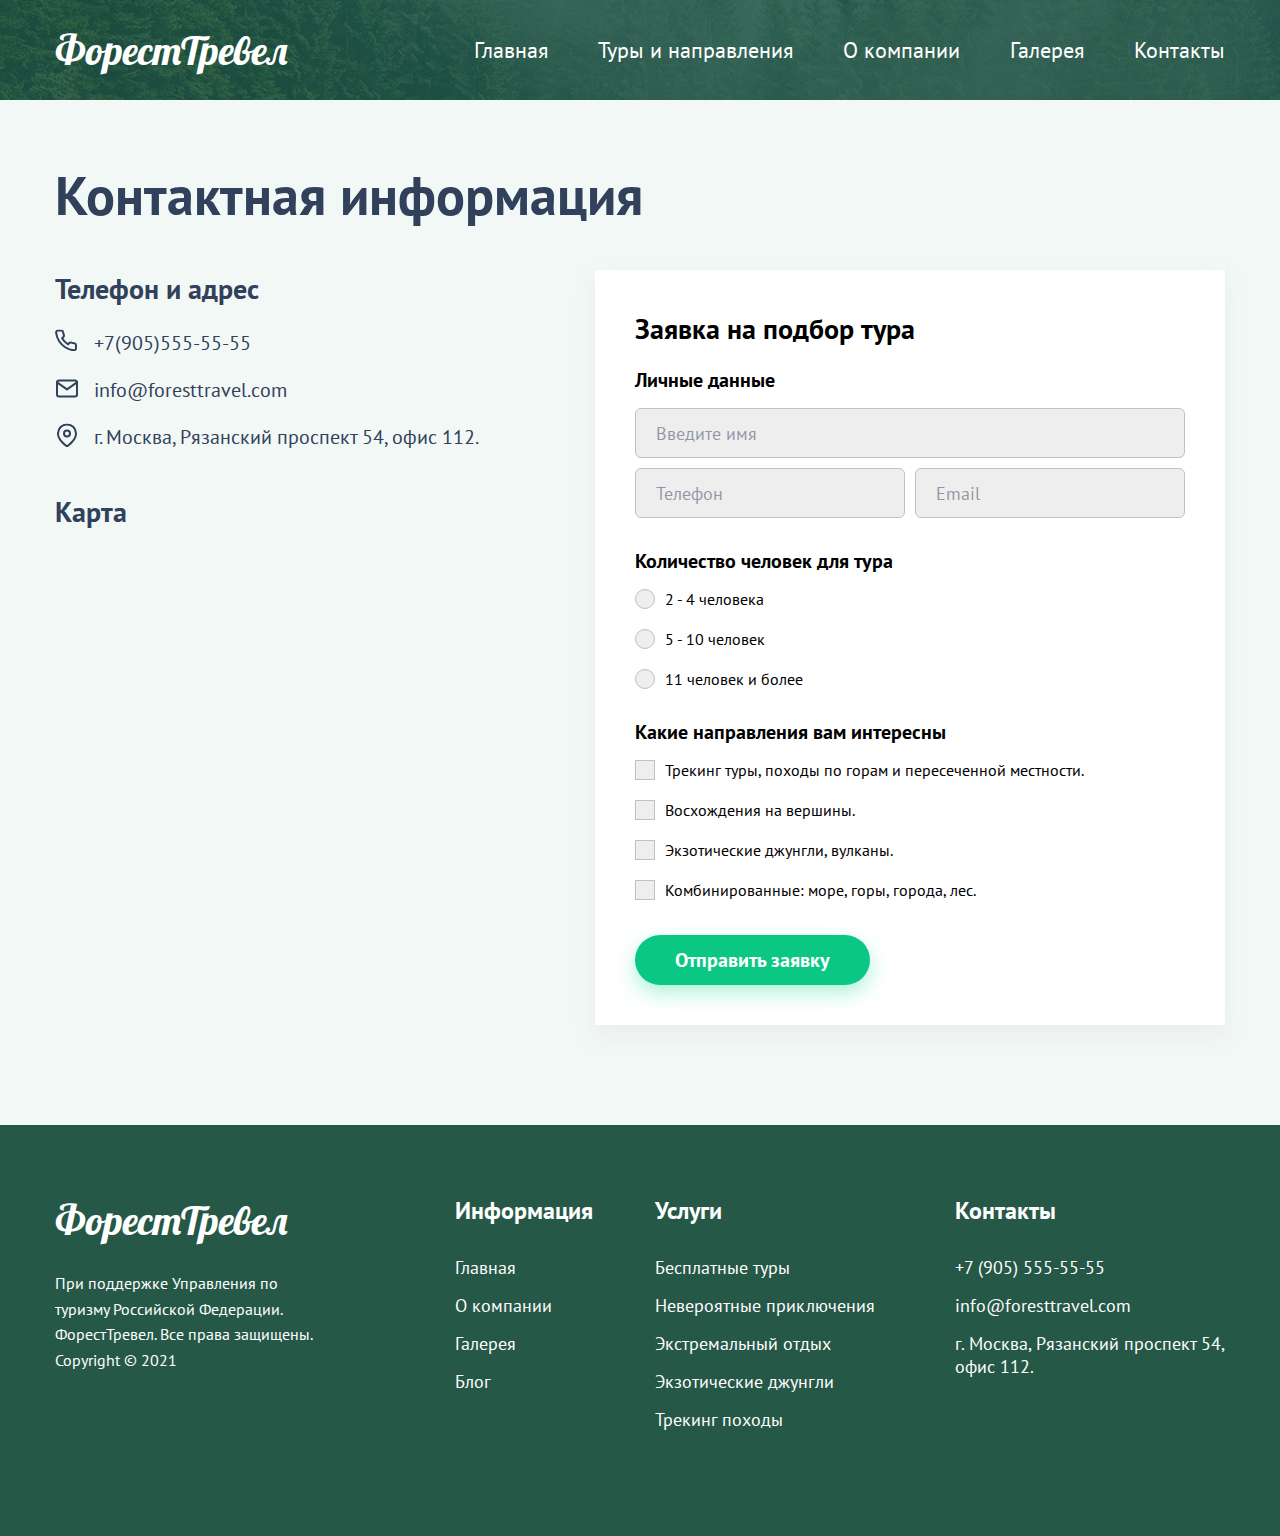
<file: contacts.html>
<!DOCTYPE html>
<html lang="ru">
<head>
    <meta charset="UTF-8">
    <meta http-equiv="X-UA-Compatible" content="IE=edge">
    <meta name="viewport" content="width=device-width, initial-scale=1.0">
    <link rel="stylesheet" href="./css/main.css">
    <link rel="preconnect" href="https://fonts.googleapis.com">
    <link rel="preconnect" href="https://fonts.gstatic.com" crossorigin>
    <link href="https://fonts.googleapis.com/css2?family=Lobster&family=PT+Sans:wght@400;700&display=swap" rel="stylesheet">
    <title>Услуги. Forest Travel</title>

    <link rel="apple-touch-icon" sizes="180x180" href="/img/favicons/apple-touch-icon.png">
    <link rel="icon" type="image/png" sizes="32x32" href="/img/favicons/favicon-32x32.png">
    <link rel="icon" type="image/png" sizes="16x16" href="/img/favicons/favicon-16x16.png">
    <link rel="manifest" href="/img/favicons/site.webmanifest">
    <link rel="mask-icon" href="/img/favicons/safari-pinned-tab.svg" color="#5bbad5">
    <link rel="shortcut icon" href="/img/favicons/favicon.ico">
    <meta name="msapplication-TileColor" content="#00a300">
    <meta name="msapplication-config" content="/img/favicons/browserconfig.xml">
    <meta name="theme-color" content="#ffffff">
</head>
<body>
    
    <header class="header-inner">
        <div class="container">
            <div class="header-top">
                <div class="logo">ФорестТревел</div>
                <nav class="header-nav">
                    <ul class="header-nav-list">
                        <li class="header-nav-list-item"><a href="index.html" class="header-nav-list-link">Главная</a></li>
                        <li class="header-nav-list-item"><a href="tours.html" class="header-nav-list-link">Туры и направления</a></li>
                        <li class="header-nav-list-item"><a href="other.html" class="header-nav-list-link">О компании</a></li>
                        <li class="header-nav-list-item"><a href="#" class="header-nav-list-link">Галерея</a></li>
                        <li class="header-nav-list-item"><a href="contacts.html" class="header-nav-list-link">Контакты</a></li>
                    </ul>
                </nav>
            </div>
        </div>
    </header>

    <main class="contacts">
        <div class="container">

            <h1 class="contacts-title">
                Контактная информация
            </h1>

            <div class="contscts-wrapper">
                        <!-- Контакты -->
               <div class="contacts-wrap">

                    <div class="contacts-info">
                        <h3 class="info-title">
                            Телефон и адрес
                        </h3>
                        <ul class="info-list">
                            <li class="info-item phone">
                                <a class="info-link" href="tel:+79055555555">
                                    +7(905)555-55-55
                                </a></li>
                            <li class="info-item mail">
                                <a class="info-link" href="mailto:info@foresttravel.com"">
                                    info@foresttravel.com
                                </a>
                            </li>
                            <li class="info-item map">
                                <a class="info-link" href="">
                                    г. Москва, Рязанский проспект 54, офис 112.
                                </a>
                            </li>
                        </ul>
                    </div>

                    <div class="map-info">
                        <h3 class="info-title">
                            Карта
                        </h3>
                        <div class="map-wrapper">
                            <script type="text/javascript" charset="utf-8" async src="https://api-maps.yandex.ru/services/constructor/1.0/js/?um=constructor%3A8261a3c6dd3a0731ab5c806e1c0aab4d935d47c6c0bc07c1761ad22174433c76&amp;width=100%&amp;height=100%&amp;lang=ru_RU&amp;scroll=true"></script>
                        </div>
                    </div>

               </div>
                <!-- Форма -->
                <form class="form">
                    <h3 class="form-title">
                        Заявка на подбор тура
                    </h3>

                    <div class="form-group">
                        <h4 class="form-group-title">
                            Личные данные
                        </h4>
                        <div class="form-groue-row">
                            <input class="input" type="text" placeholder="Введите имя">
                        </div>
                        <div class="form-groue-row">
                            <input class="input" type="tel" placeholder="Телефон" required>
                            <input class="input" type="email" placeholder="Email" required>
                        </div>
                    </div>

                    <div class="form-group">
                        <h4 class="form-group-title">
                            Количество человек для тура
                        </h4>
                        <label class="radio-row">
                            <input name="number-of-people" class="real-radio" type="radio">
                            <span class="custom-radio"></span>
                            <span>2 - 4 человека</span>
                        </label>
                        <label class="radio-row">
                            <input name="number-of-people" class="real-radio" type="radio">
                            <span class="custom-radio"></span>
                            <span>5 - 10 человек</span>
                        </label>
                        <label class="radio-row">
                            <input name="number-of-people" class="real-radio" type="radio">
                            <span class="custom-radio"></span>
                            <span>11 человек и более</span>
                        </label>
                    </div>

                    <div class="form-group">
                        <h4 class="form-group-title">
                            Какие направления вам интересны
                        </h4>
                        <label class="checkbox-row">
                            <input name="" class="real-checkbox" type="checkbox">
                            <span class="custom-checkbox"></span>
                            <span>Трекинг туры, походы по горам и пересеченной местности.</span>
                        </label>
                        <label class="checkbox-row">
                            <input name="" class="real-checkbox" type="checkbox">
                            <span class="custom-checkbox"></span>
                            <span>Восхождения на вершины.</span>
                        </label>
                        <label class="checkbox-row">
                            <input name="" class="real-checkbox" type="checkbox">
                            <span class="custom-checkbox"></span>
                            <span>Экзотические джунгли, вулканы.</span>
                        </label>
                        <label class="checkbox-row">
                            <input name="" class="real-checkbox" type="checkbox">
                            <span class="custom-checkbox"></span>
                            <span>Комбинированные: море, горы, города, лес.</span>
                        </label>

                    </div>
                    <input class="button" type="submit" value="Отправить заявку">

                </form>
            </div>

        </div>
    </main>

    <footer class="footer">
        <div class="container">
            <div class="footer-row">
                <div class="footer-copyright">
                    <div class="logo">
                        ФорестТревел
                    </div>
                    <p class="footer-copyright-text">
                        При поддержке Управления по туризму Российской Федерации. ФорестТревел. Все права защищены. Copyright © 2021
                    </p>
                </div>
                <div class="footer-widget-wrapper">
                    <div class="footer-info info-info">
                        <h3 class="footer-info-title">
                            Информация
                        </h3>
                        <ul class="footer-info-list">
                            <li class="footer-info-item"><a class="footer-info-link" href="#">Главная</a></li>
                            <li class="footer-info-item"><a class="footer-info-link" href="#">О компании</a></li>
                            <li class="footer-info-item"><a class="footer-info-link" href="#">Галерея</a></li>
                            <li class="footer-info-item"><a class="footer-info-link" href="#">Блог</a></li>
                        </ul>
                    </div>
                    <div class="footer-info info-servises">
                        <h3 class="footer-info-title">
                            Услуги
                        </h3>
                        <ul class="footer-info-list">
                            <li class="footer-info-item"><a class="footer-info-link" href="#">Бесплатные туры</a></li>
                            <li class="footer-info-item"><a class="footer-info-link" href="#">Невероятные приключения</a></li>
                            <li class="footer-info-item"><a class="footer-info-link" href="#">Экстремальный отдых</a></li>
                            <li class="footer-info-item"><a class="footer-info-link" href="#">Экзотические джунгли</a></li>
                            <li class="footer-info-item"><a class="footer-info-link" href="#">Трекинг походы</a></li>
                        </ul>
                    </div>
                    <div class="footer-info info-contacts">
                        <h3 class="footer-info-title">
                            Контакты
                        </h3>
                        <ul class="footer-info-list">
                            <li class="footer-info-item"><a class="footer-info-link" href="#">+7 (905) 555-55-55</a></li>
                            <li class="footer-info-item"><a class="footer-info-link" href="#">info@foresttravel.com</a></li>
                            <li class="footer-info-item"><a class="footer-info-link" href="#">г. Москва, Рязанский проспект 54, офис 112.</a></li>
                        </ul>
                    </div>
                </div>
            </div>
        </div>
    </footer>
    
</body>
</html>
</file>
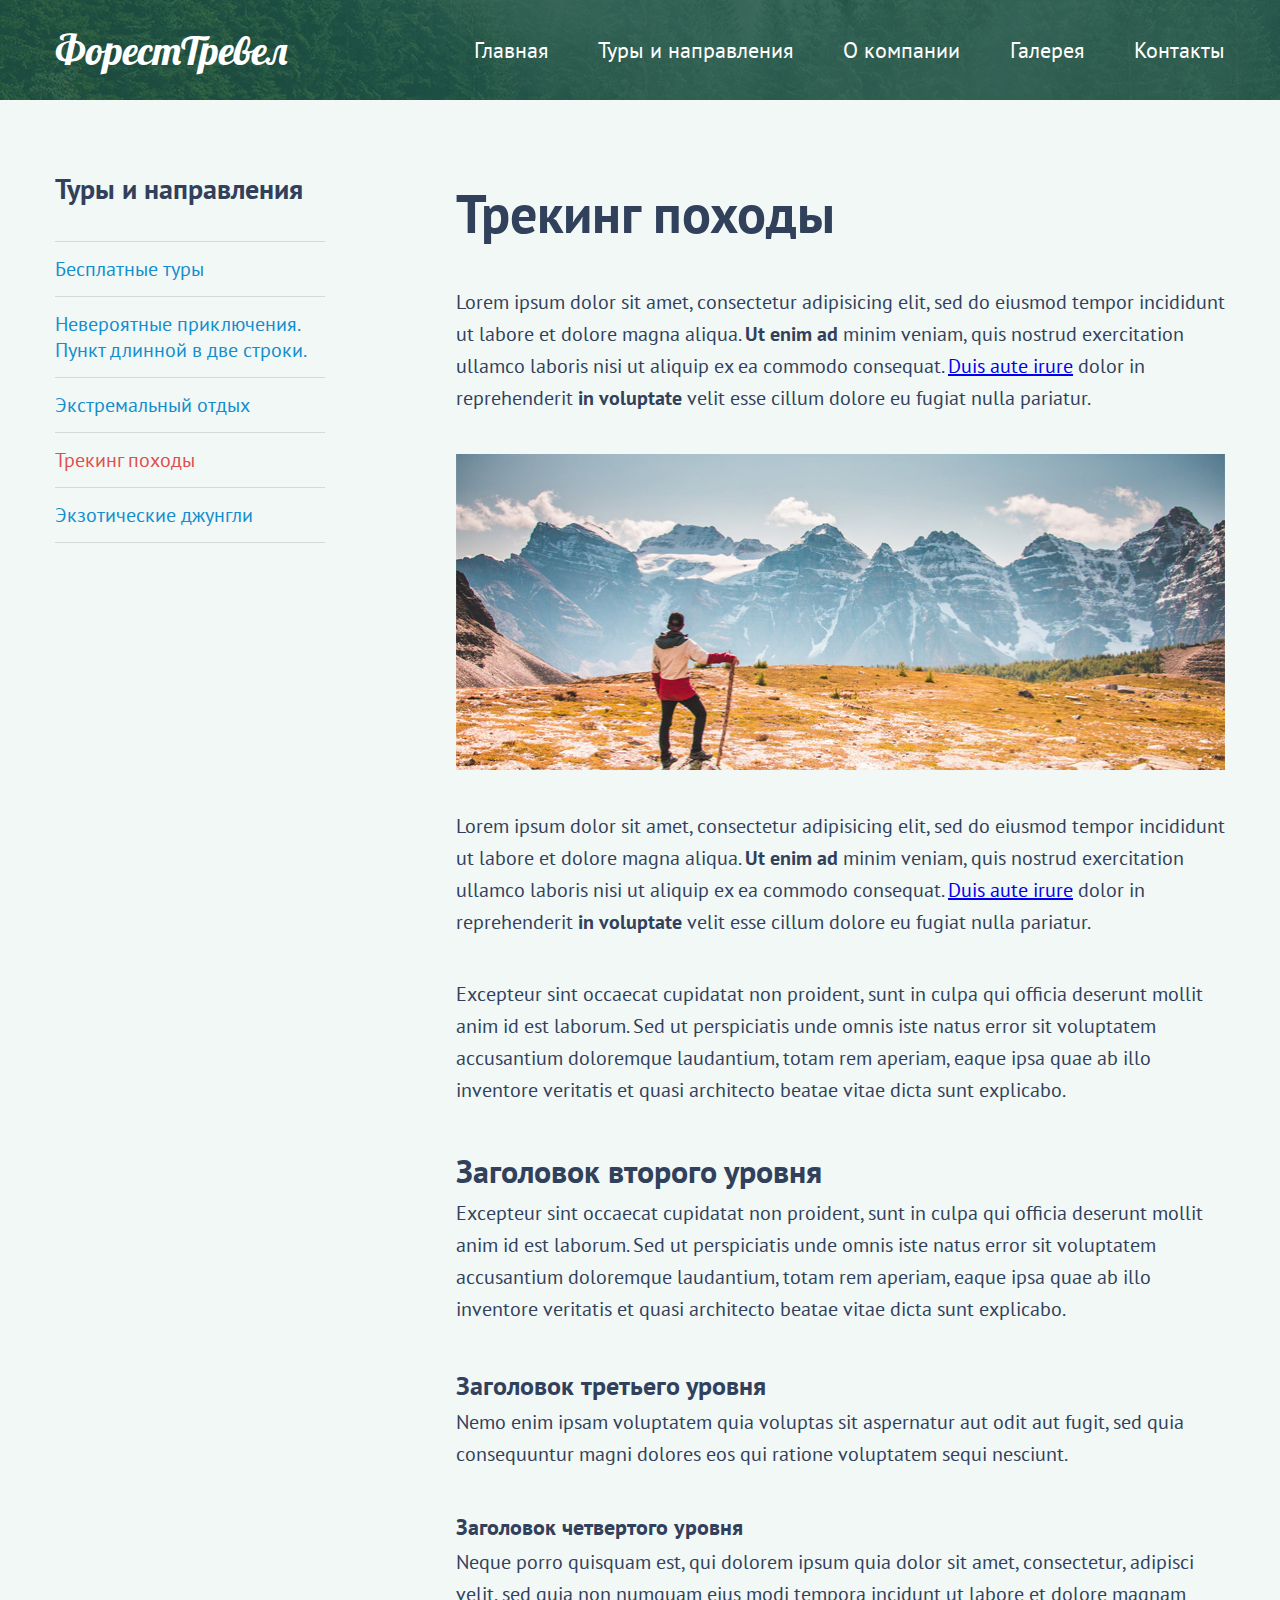
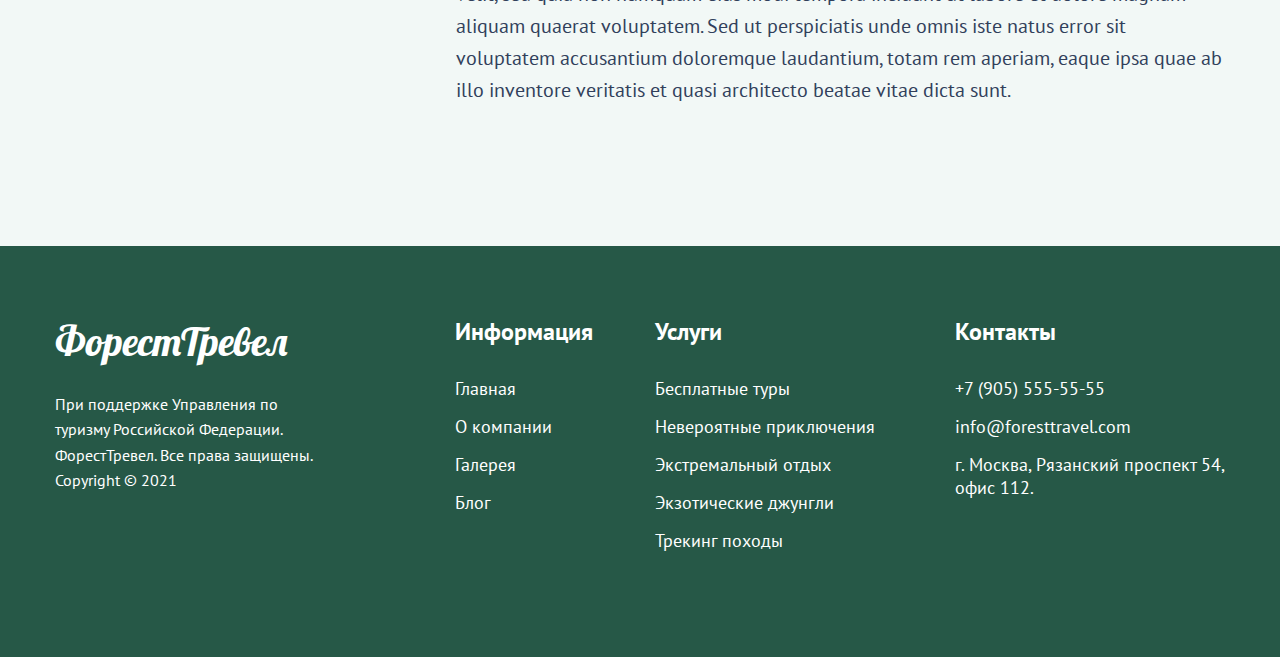
<file: other.html>
<!DOCTYPE html>
<html lang="ru">
<head>
    <meta charset="UTF-8">
    <meta http-equiv="X-UA-Compatible" content="IE=edge">
    <meta name="viewport" content="width=device-width, initial-scale=1.0">
    <link rel="stylesheet" href="./css/main.css">
    <link rel="preconnect" href="https://fonts.googleapis.com">
    <link rel="preconnect" href="https://fonts.gstatic.com" crossorigin>
    <link href="https://fonts.googleapis.com/css2?family=Lobster&family=PT+Sans:wght@400;700&display=swap" rel="stylesheet">
    <title>Услуги. Forest Travel</title>

    <link rel="apple-touch-icon" sizes="180x180" href="/img/favicons/apple-touch-icon.png">
    <link rel="icon" type="image/png" sizes="32x32" href="/img/favicons/favicon-32x32.png">
    <link rel="icon" type="image/png" sizes="16x16" href="/img/favicons/favicon-16x16.png">
    <link rel="manifest" href="/img/favicons/site.webmanifest">
    <link rel="mask-icon" href="/img/favicons/safari-pinned-tab.svg" color="#5bbad5">
    <link rel="shortcut icon" href="/img/favicons/favicon.ico">
    <meta name="msapplication-TileColor" content="#00a300">
    <meta name="msapplication-config" content="/img/favicons/browserconfig.xml">
    <meta name="theme-color" content="#ffffff">
</head>
<body>
    
    <header class="header-inner">
        <div class="container">
            <div class="header-top">
                <div class="logo">ФорестТревел</div>
                <nav class="header-nav">
                    <ul class="header-nav-list">
                        <li class="header-nav-list-item"><a href="index.html" class="header-nav-list-link">Главная</a></li>
                        <li class="header-nav-list-item"><a href="tours.html" class="header-nav-list-link">Туры и направления</a></li>
                        <li class="header-nav-list-item"><a href="other.html" class="header-nav-list-link">О компании</a></li>
                        <li class="header-nav-list-item"><a href="#" class="header-nav-list-link">Галерея</a></li>
                        <li class="header-nav-list-item"><a href="contacts.html" class="header-nav-list-link">Контакты</a></li>
                    </ul>
                </nav>
            </div>
        </div>
    </header>

    <main class="other">
        <div class="container">
            <div class="other-wrapper">
                <div class="other-left">
                    <nav class="other-nav">
                        <h2 class="other-left-title">
                            Туры и направления
                        </h2>
                        <ul class="other-list">
                            <li class="other-item">
                                <a href="#" class="other-link">
                                    Бесплатные туры
                                </a>
                            </li>
                            <li class="other-item">
                                <a href="#" class="other-link">
                                    Невероятные приключения. Пункт длинной в две строки.
                                </a>
                            </li>
                            <li class="other-item">
                                <a href="#" class="other-link">
                                    Экстремальный отдых
                                </a>
                            </li>
                            <li class="other-item">
                                <a href="#" class="other-link red">
                                    Трекинг походы
                                </a>
                            </li>
                            <li class="other-item">
                                <a href="#" class="other-link">
                                    Экзотические джунгли
                                </a>
                            </li>
                        </ul>
                    </nav>
                </div>
                <article class="other-right">
                    <h1 class="title-article title-aboute">
                        Трекинг походы
                    </h1>
                    <p class="text-article">
                        Lorem ipsum dolor sit amet, consectetur adipisicing elit, sed do eiusmod tempor incididunt ut labore et dolore magna aliqua. <b>Ut enim ad</b> minim veniam, quis nostrud exercitation ullamco laboris nisi ut aliquip ex ea commodo consequat. <a href="#">Duis aute irure</a> dolor in reprehenderit <b>in voluptate</b> velit esse cillum dolore eu fugiat nulla pariatur.
                    </p>
                    <img class="img-article" src="./img/tracking/other.jpg" alt="Трекинг походы">
                    <p class="text-article">
                        Lorem ipsum dolor sit amet, consectetur adipisicing elit, sed do eiusmod tempor incididunt ut labore et dolore magna aliqua. <b>Ut enim ad</b> minim veniam, quis nostrud exercitation ullamco laboris nisi ut aliquip ex ea commodo consequat. <a href="#">Duis aute irure</a> dolor in reprehenderit <b>in voluptate</b> velit esse cillum dolore eu fugiat nulla pariatur. 
                    </p>
                    <p class="text-article">
                        Excepteur sint occaecat cupidatat non proident, sunt in culpa qui officia deserunt mollit anim id est laborum. Sed ut perspiciatis unde omnis iste natus error sit voluptatem accusantium doloremque laudantium, totam rem aperiam, eaque ipsa quae ab illo inventore veritatis et quasi architecto beatae vitae dicta sunt explicabo. 
                    </p>
                    <h2 class="title-article-2 title-aboute">
                        Заголовок второго уровня
                    </h2>
                    <p class="text-article">
                        Excepteur sint occaecat cupidatat non proident, sunt in culpa qui officia deserunt mollit anim id est laborum. Sed ut perspiciatis unde omnis iste natus error sit voluptatem accusantium doloremque laudantium, totam rem aperiam, eaque ipsa quae ab illo inventore veritatis et quasi architecto beatae vitae dicta sunt explicabo. 
                    </p>
                    <h3 class="title-article-3 title-aboute">
                        Заголовок третьего уровня
                    </h3>
                    <p class="text-article">
                        Nemo enim ipsam voluptatem quia voluptas sit aspernatur aut odit aut fugit, sed quia consequuntur magni dolores eos qui ratione voluptatem sequi nesciunt. 
                    </p>
                    <h4 class="title-article-4 title-aboute">
                        Заголовок четвертого уровня
                    </h4>
                    <p class="text-article">
                        Neque porro quisquam est, qui dolorem ipsum quia dolor sit amet, consectetur, adipisci velit, sed quia non numquam eius modi tempora incidunt ut labore et dolore magnam aliquam quaerat voluptatem.
                        Sed ut perspiciatis unde omnis iste natus error sit voluptatem accusantium doloremque laudantium, totam rem aperiam, eaque ipsa quae ab illo inventore veritatis et quasi architecto beatae vitae dicta sunt.
                    </p>
                </article>
            </div>
        </div>
    </main>

    <footer class="footer">
        <div class="container">
            <div class="footer-row">
                <div class="footer-copyright">
                    <div class="logo">
                        ФорестТревел
                    </div>
                    <p class="footer-copyright-text">
                        При поддержке Управления по туризму Российской Федерации. ФорестТревел. Все права защищены. Copyright © 2021
                    </p>
                </div>
                <div class="footer-widget-wrapper">
                    <div class="footer-info info-info">
                        <h3 class="footer-info-title">
                            Информация
                        </h3>
                        <ul class="footer-info-list">
                            <li class="footer-info-item"><a class="footer-info-link" href="#">Главная</a></li>
                            <li class="footer-info-item"><a class="footer-info-link" href="#">О компании</a></li>
                            <li class="footer-info-item"><a class="footer-info-link" href="#">Галерея</a></li>
                            <li class="footer-info-item"><a class="footer-info-link" href="#">Блог</a></li>
                        </ul>
                    </div>
                    <div class="footer-info info-servises">
                        <h3 class="footer-info-title">
                            Услуги
                        </h3>
                        <ul class="footer-info-list">
                            <li class="footer-info-item"><a class="footer-info-link" href="#">Бесплатные туры</a></li>
                            <li class="footer-info-item"><a class="footer-info-link" href="#">Невероятные приключения</a></li>
                            <li class="footer-info-item"><a class="footer-info-link" href="#">Экстремальный отдых</a></li>
                            <li class="footer-info-item"><a class="footer-info-link" href="#">Экзотические джунгли</a></li>
                            <li class="footer-info-item"><a class="footer-info-link" href="#">Трекинг походы</a></li>
                        </ul>
                    </div>
                    <div class="footer-info info-contacts">
                        <h3 class="footer-info-title">
                            Контакты
                        </h3>
                        <ul class="footer-info-list">
                            <li class="footer-info-item"><a class="footer-info-link" href="#">+7 (905) 555-55-55</a></li>
                            <li class="footer-info-item"><a class="footer-info-link" href="#">info@foresttravel.com</a></li>
                            <li class="footer-info-item"><a class="footer-info-link" href="#">г. Москва, Рязанский проспект 54, офис 112.</a></li>
                        </ul>
                    </div>
                </div>
            </div>
        </div>
    </footer>
    
</body>
</html>
</file>
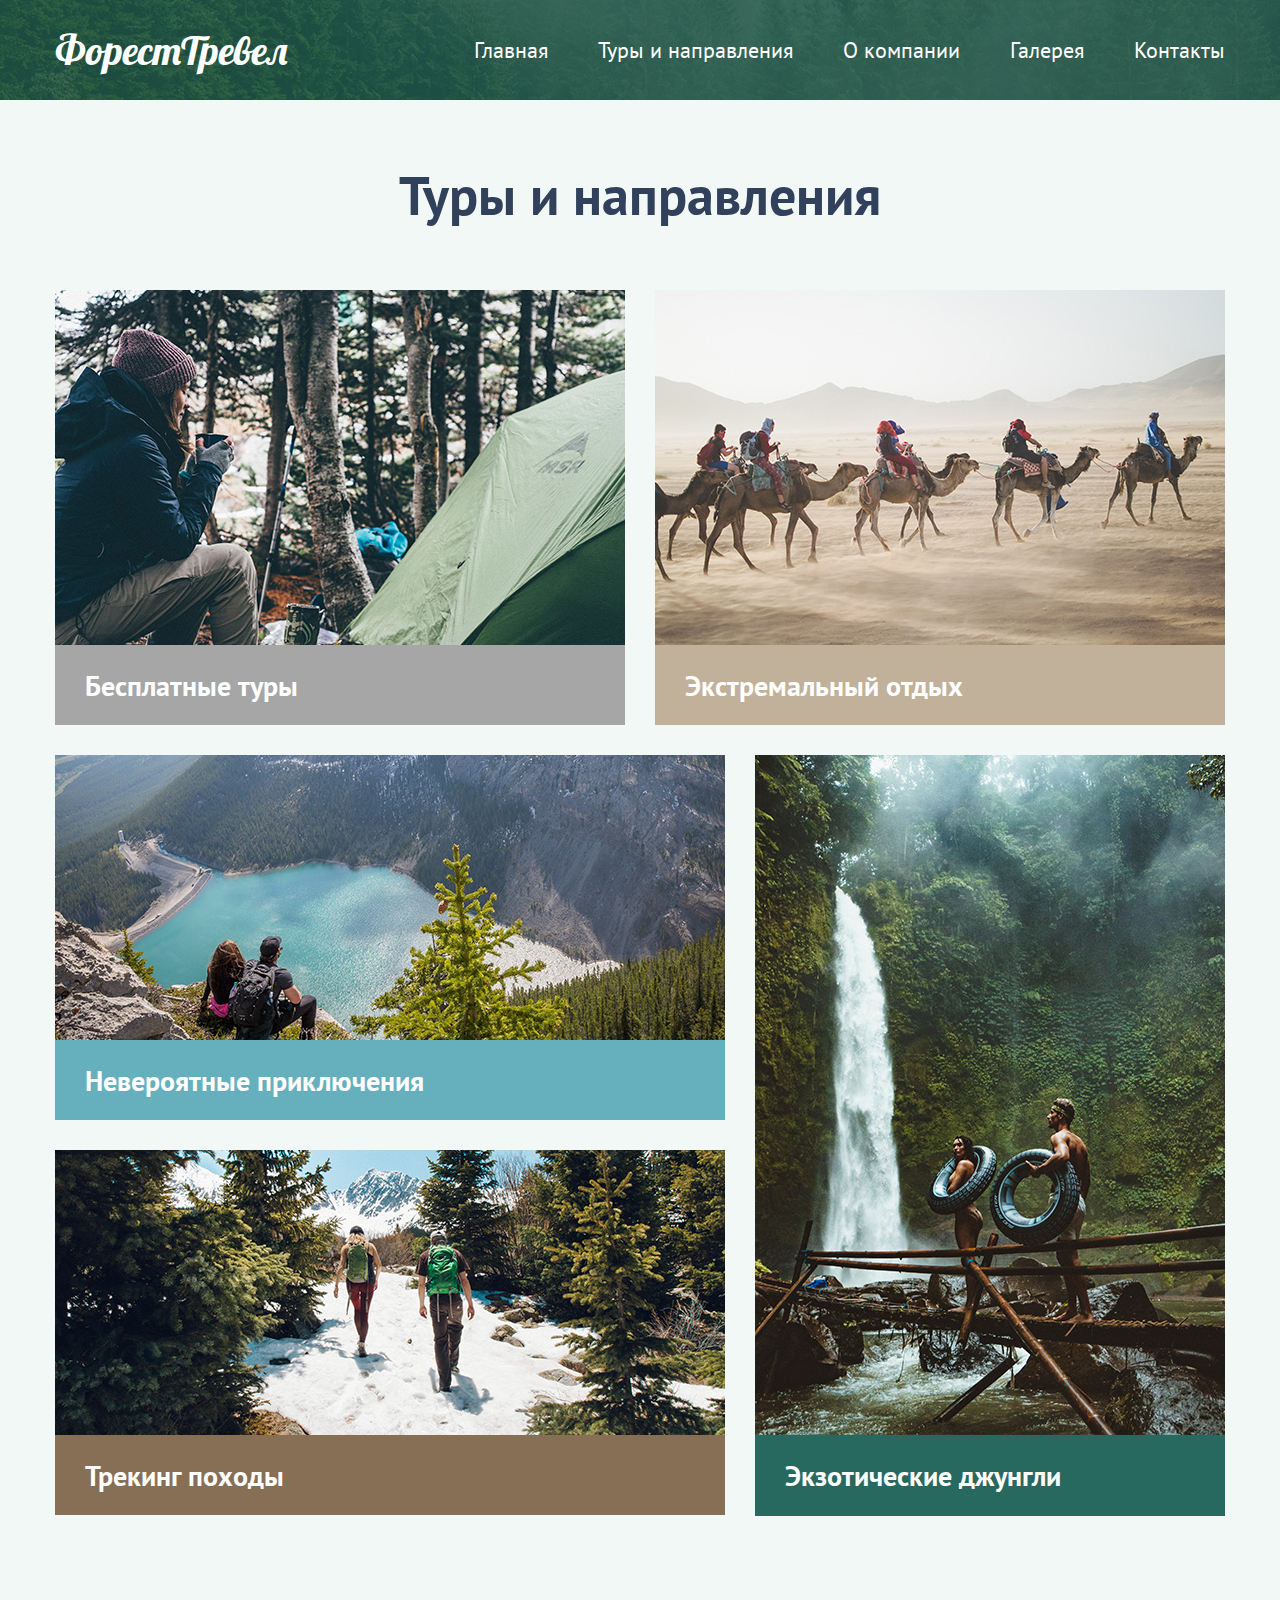
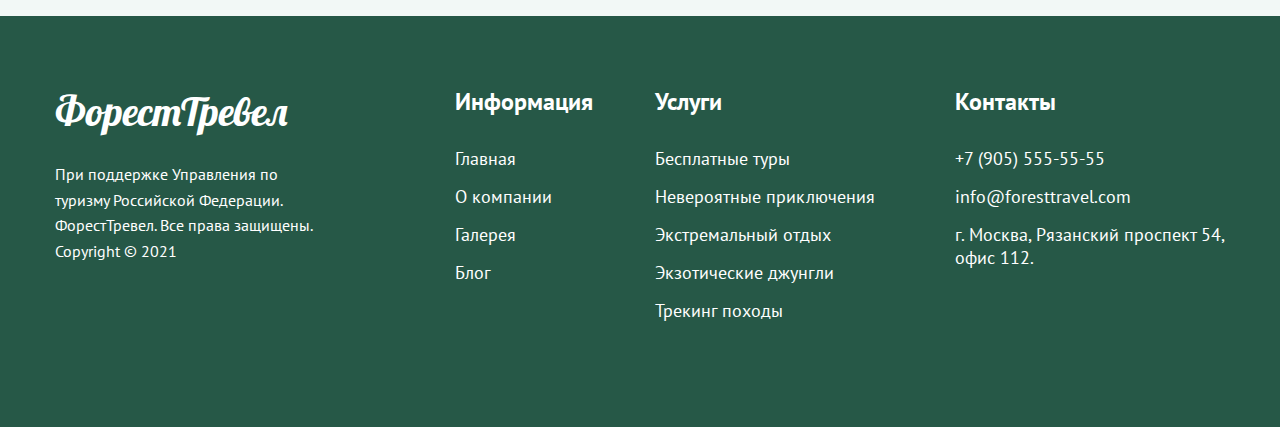
<file: tours.html>
<!DOCTYPE html>
<html lang="ru">
<head>
    <meta charset="UTF-8">
    <meta http-equiv="X-UA-Compatible" content="IE=edge">
    <meta name="viewport" content="width=device-width, initial-scale=1.0">
    <link rel="stylesheet" href="./css/main.css">
    <link rel="preconnect" href="https://fonts.googleapis.com">
    <link rel="preconnect" href="https://fonts.gstatic.com" crossorigin>
    <link href="https://fonts.googleapis.com/css2?family=Lobster&family=PT+Sans:wght@400;700&display=swap" rel="stylesheet">
    <title>Услуги. Forest Travel</title>

    <link rel="apple-touch-icon" sizes="180x180" href="/img/favicons/apple-touch-icon.png">
    <link rel="icon" type="image/png" sizes="32x32" href="/img/favicons/favicon-32x32.png">
    <link rel="icon" type="image/png" sizes="16x16" href="/img/favicons/favicon-16x16.png">
    <link rel="manifest" href="/img/favicons/site.webmanifest">
    <link rel="mask-icon" href="/img/favicons/safari-pinned-tab.svg" color="#5bbad5">
    <link rel="shortcut icon" href="/img/favicons/favicon.ico">
    <meta name="msapplication-TileColor" content="#00a300">
    <meta name="msapplication-config" content="/img/favicons/browserconfig.xml">
    <meta name="theme-color" content="#ffffff">
</head>
<body>
    
    <header class="header-inner">
        <div class="container">
            <div class="header-top">
                <div class="logo">ФорестТревел</div>
                <nav class="header-nav">
                    <ul class="header-nav-list">
                        <li class="header-nav-list-item"><a href="index.html" class="header-nav-list-link">Главная</a></li>
                        <li class="header-nav-list-item"><a href="tours.html" class="header-nav-list-link">Туры и направления</a></li>
                        <li class="header-nav-list-item"><a href="other.html" class="header-nav-list-link">О компании</a></li>
                        <li class="header-nav-list-item"><a href="#" class="header-nav-list-link">Галерея</a></li>
                        <li class="header-nav-list-item"><a href="contacts.html" class="header-nav-list-link">Контакты</a></li>
                    </ul>
                </nav>
            </div>
        </div>
    </header>

    <section class="tours">
        <div class="container">
                    <!-- Заглавие секции -->
            
            <div class="tours__header">
                <h1 class="tours__header-title">
                    Туры и направления
                </h1>
            </div>

                    <!-- Часть с контентом -->
            
            <div class="tours__content">

                    <!-- Верхняя часть -->

                <div class="content-top">

                    <div class="card-1">
                        <img class="content-img" src="./img/tours/tours-1.jpg" alt="Бесплатные туры" >
                        <a class="tours-title" href="#">Бесплатные туры</a>
                    </div>
                    <div class="card-2">
                        <img class="content-img" src="./img/tours/tours-2.jpg" alt="Экстремальный отдых" >
                        <a class="tours-title" href="#">Экстремальный отдых</a>
                    </div>

                </div>
                    <!-- Нижняя часть -->
                <div class="content-bottom">

                    <div class="content-bottom-column">

                        <div class="card-3">
                            <img class="content-img" src="./img/tours/tours-3.jpg" alt="Невероятные приключения" >
                            <a class="tours-title" href="#">Невероятные приключения</a>
                        </div>
                        <div class="card-4">
                            <img class="content-img" src="./img/tours/tours-4.jpg" alt="Трекинг походы" >
                            <a class="tours-title" href="#">Трекинг походы</a>
                        </div>

                    </div>

                    <div class="card-5">
                        
                        <img class="content-img" src="./img/tours/tours-5.jpg" alt="Экзотические джунгли">

                        <a class="tours-title" href="#">Экзотические джунгли</a>
                    
                    </div>

                </div>

            </div>
        </div>
    </section>

    <footer class="footer">
        <div class="container">
            <div class="footer-row">
                <div class="footer-copyright">
                    <div class="logo">
                        ФорестТревел
                    </div>
                    <p class="footer-copyright-text">
                        При поддержке Управления по туризму Российской Федерации. ФорестТревел. Все права защищены. Copyright © 2021
                    </p>
                </div>
                <div class="footer-widget-wrapper">
                    <div class="footer-info info-info">
                        <h3 class="footer-info-title">
                            Информация
                        </h3>
                        <ul class="footer-info-list">
                            <li class="footer-info-item"><a class="footer-info-link" href="#">Главная</a></li>
                            <li class="footer-info-item"><a class="footer-info-link" href="#">О компании</a></li>
                            <li class="footer-info-item"><a class="footer-info-link" href="#">Галерея</a></li>
                            <li class="footer-info-item"><a class="footer-info-link" href="#">Блог</a></li>
                        </ul>
                    </div>
                    <div class="footer-info info-servises">
                        <h3 class="footer-info-title">
                            Услуги
                        </h3>
                        <ul class="footer-info-list">
                            <li class="footer-info-item"><a class="footer-info-link" href="#">Бесплатные туры</a></li>
                            <li class="footer-info-item"><a class="footer-info-link" href="#">Невероятные приключения</a></li>
                            <li class="footer-info-item"><a class="footer-info-link" href="#">Экстремальный отдых</a></li>
                            <li class="footer-info-item"><a class="footer-info-link" href="#">Экзотические джунгли</a></li>
                            <li class="footer-info-item"><a class="footer-info-link" href="#">Трекинг походы</a></li>
                        </ul>
                    </div>
                    <div class="footer-info info-contacts">
                        <h3 class="footer-info-title">
                            Контакты
                        </h3>
                        <ul class="footer-info-list">
                            <li class="footer-info-item"><a class="footer-info-link" href="#">+7 (905) 555-55-55</a></li>
                            <li class="footer-info-item"><a class="footer-info-link" href="#">info@foresttravel.com</a></li>
                            <li class="footer-info-item"><a class="footer-info-link" href="#">г. Москва, Рязанский проспект 54, офис 112.</a></li>
                        </ul>
                    </div>
                </div>
            </div>
        </div>
    </footer>
    
</body>
</html>
</file>
<file: css/main.css>
*,
*:before,
*:after {
  -webkit-box-sizing: border-box;
          box-sizing: border-box;
}

html {
  height: 100%;
  /*sticky footer */
}

body {
  display: -webkit-box;
  display: -ms-flexbox;
  display: flex;
  /*sticky footer */
  -webkit-box-orient: vertical;
  -webkit-box-direction: normal;
      -ms-flex-direction: column;
          flex-direction: column;
  /*sticky footer */
  height: 100%;
  /*sticky footer */
  margin: 0;
  font-family: 'PT Sans', sans-serif;
}

body > * {
  -ms-flex-negative: 0;
      flex-shrink: 0;
}

ul {
  margin: 0;
  padding: 0;
  list-style-type: none;
}

img {
  display: block;
  max-width: 100%;
  height: auto;
}

h1,
h2,
h3,
h4,
h5,
h6 {
  margin: 0;
}

p {
  margin: 0;
}

.container {
  max-width: 1170px;
  margin: 0 auto;
}

.header {
  position: relative;
  height: 800px;
  background-color: #265847;
  background-image: url("../img/main/header-bg.jpg");
  background-repeat: no-repeat;
  background-position: center;
  background-size: cover;
  color: #fff;
  padding-top: 50px;
}

.header-top {
  display: -webkit-box;
  display: -ms-flexbox;
  display: flex;
  -webkit-box-orient: horizontal;
  -webkit-box-direction: normal;
      -ms-flex-direction: row;
          flex-direction: row;
  -webkit-box-pack: justify;
      -ms-flex-pack: justify;
          justify-content: space-between;
  -webkit-box-align: center;
      -ms-flex-align: center;
          align-items: center;
}

.header-inner {
  background-color: #265847;
  background-image: url("../img/tours/header-small-bg.jpg");
  background-repeat: no-repeat;
  background-position: center;
  background-size: cover;
  color: #fff;
  padding-top: 25px;
  padding-bottom: 25px;
}

.header-nav-list {
  display: -webkit-box;
  display: -ms-flexbox;
  display: flex;
  -webkit-box-orient: horizontal;
  -webkit-box-direction: normal;
      -ms-flex-direction: row;
          flex-direction: row;
}

.header-icon {
  display: none;
}

.header-nav-list-item {
  margin-right: 50px;
}

.header-nav-list-item:last-child {
  margin-right: 0px;
}

.header-nav-list-link {
  color: #fff;
  text-decoration: none;
  font-size: 22px;
}

.header-content {
  position: absolute;
  top: 50%;
  left: 50%;
  -webkit-transform: translate(-50%, -50%);
          transform: translate(-50%, -50%);
  text-align: center;
}

.header-content-title {
  font-weight: 700;
  font-size: 60px;
  margin-bottom: 20px;
}

.header-content-text {
  font-weight: 400;
  font-size: 24px;
}

.header-btn-link {
  display: inline-block;
  height: 55px;
  width: 85px;
  position: absolute;
  bottom: 25px;
  left: 50%;
  -webkit-transform: translateX(-50%);
          transform: translateX(-50%);
  font-weight: 400;
  font-size: 16px;
  text-decoration: none;
  color: #fff;
}

.header-btn-link::after {
  content: "";
  width: 24px;
  height: 24px;
  display: block;
  position: absolute;
  bottom: 0px;
  left: 50%;
  -webkit-transform: translateX(-50%);
          transform: translateX(-50%);
  background-image: url("../img/icon/arrow.svg");
}

.footer {
  margin-top: auto;
  /*sticky footer */
  background-color: #265847;
  padding-top: 70px;
  padding-bottom: 90px;
  color: #fff;
}

.footer a {
  color: #fff;
  text-decoration: none;
}

.footer a:hover {
  text-decoration: underline;
}

.footer-row {
  display: -webkit-box;
  display: -ms-flexbox;
  display: flex;
  -webkit-box-pack: justify;
      -ms-flex-pack: justify;
          justify-content: space-between;
}

.footer-copyright {
  width: 270px;
  margin-right: 130px;
}

.footer-copyright .logo {
  margin-bottom: 26px;
}

.footer-copyright-text {
  font-size: 16px;
  line-height: 1.6;
}

.footer-widget-wrapper {
  display: -webkit-box;
  display: -ms-flexbox;
  display: flex;
}

.footer-info + .footer-info {
  margin-left: 30px;
}

.footer-info-title {
  margin-bottom: 30px;
  font-weight: 700;
  font-size: 24px;
}

.footer-info-item {
  margin-bottom: 15px;
  font-size: 18px;
}

.info-contacts {
  width: 270px;
}

.info-servises {
  width: 270px;
}

.info-info {
  width: 170px;
}

.tours {
  padding-top: 60px;
  padding-bottom: 100px;
  background-color: #F2F8F6;
}

.tours__header {
  text-align: center;
  padding-bottom: 60px;
}

.tours__header-title {
  font-weight: 700;
  font-size: 54px;
  color: #31405B;
}

.content-top {
  display: -webkit-box;
  display: -ms-flexbox;
  display: flex;
  margin-bottom: 30px;
}

.content-bottom {
  display: -webkit-box;
  display: -ms-flexbox;
  display: flex;
  -webkit-box-pack: justify;
      -ms-flex-pack: justify;
          justify-content: space-between;
}

.tours-title {
  padding-left: 30px;
  padding-top: 22px;
  padding-bottom: 22px;
  display: inline-block;
  color: #fff;
  text-decoration: none;
  font-size: 28px;
  font-weight: 700;
}

.card-1 {
  margin-right: 30px;
  background-color: #A6A6A6;
  width: 570px;
  height: 435px;
}

.card-2 {
  background-color: #C1B19B;
  width: 570px;
  height: 435px;
}

.card-3 {
  margin-bottom: 30px;
  background-color: #66B0BE;
  height: 365px;
  width: 670px;
}

.card-4 {
  background-color: #876F56;
  height: 365px;
  width: 670px;
}

.card-5 {
  background-color: #27695E;
  width: 470px;
  height: 760;
}

.other {
  background-color: #F2F8F6;
}

.other-wrapper {
  display: -webkit-box;
  display: -ms-flexbox;
  display: flex;
  -webkit-box-pack: justify;
      -ms-flex-pack: justify;
          justify-content: space-between;
  padding-top: 70px;
  padding-bottom: 100px;
  color: #31405B;
}

.other-left {
  width: 270px;
}

.other-left-title {
  font-weight: 700;
  font-size: 28px;
  margin-bottom: 34px;
}

.other-item:nth-child(1) {
  border-top: 1px solid #D6D9D8;
}

.other-link {
  display: block;
  padding-top: 14px;
  padding-bottom: 14px;
  color: #138ECE;
  font-family: 'PT Sans', sans-serif;
  font-weight: 400;
  font-size: 20px;
  border-bottom: 1px solid #D6D9D8;
  text-decoration: none;
}

.other-right {
  width: 769px;
}

.red {
  color: #E04E4E;
}

.title-aboute {
  font-weight: 700;
  color: #31405B;
  line-height: 1.6;
}

.title-article {
  font-size: 54px;
  margin-bottom: 40px;
  font-weight: 700;
  color: #31405B;
  margin-bottom: 30px;
}

.title-article-2 {
  font-size: 32px;
}

.title-article-3 {
  font-size: 26px;
}

.title-article-4 {
  font-size: 22px;
}

.text-article {
  font-size: 20px;
  line-height: 1.6;
  color: #31405B;
  margin-bottom: 40px;
}

.img-article {
  margin-bottom: 40px;
}

.contacts {
  padding-top: 60px;
  padding-bottom: 100px;
  background-color: #F2F8F6;
}

.contacts-title {
  font-weight: 700;
  font-size: 54px;
  color: #31405B;
  margin-bottom: 40px;
}

.contscts-wrapper {
  display: -webkit-box;
  display: -ms-flexbox;
  display: flex;
  -webkit-box-pack: justify;
      -ms-flex-pack: justify;
          justify-content: space-between;
  -webkit-box-align: start;
      -ms-flex-align: start;
          align-items: flex-start;
}

.info-title {
  font-weight: 700;
  font-size: 28px;
  color: #31405B;
  margin-bottom: 20px;
}

.contacts-info {
  margin-bottom: 40px;
}

.info-item {
  margin-bottom: 15px;
  position: relative;
  padding-left: 39px;
}

.info-item::before {
  content: "";
  width: 24px;
  height: 24px;
  position: absolute;
  top: 0;
  left: 0;
  -webkit-transform: translateY(10%);
          transform: translateY(10%);
}

.info-link {
  text-decoration: none;
  font-size: 20px;
  line-height: 1.6;
  color: #31405B;
}

.info-item.phone::before {
  background-image: url("../img/icon/phone.svg");
  background-repeat: no-repeat;
}

.info-item.mail::before {
  background-image: url("../img/icon/mail.svg");
  background-repeat: no-repeat;
}

.info-item.map::before {
  background-image: url("../img/icon/map-pin.svg");
  background-repeat: no-repeat;
}

.map-wrapper {
  width: 470px;
  height: 345px;
}

.logo {
  font-family: 'Lobster', cursive;
  font-weight: 400;
  font-size: 40px;
}

.radio-row {
  display: -webkit-box;
  display: -ms-flexbox;
  display: flex;
  margin-bottom: 20px;
  cursor: pointer;
  -webkit-box-align: start;
      -ms-flex-align: start;
          align-items: flex-start;
}

.real-radio {
  width: 0;
  height: 0;
  position: absolute;
  opacity: 0;
  z-index: -1;
  -webkit-appearance: none;
     -moz-appearance: none;
          appearance: none;
}

.real-radio:focus + .custom-radio {
  border: 1px solid #2AB698;
  -webkit-box-shadow: 0 0 10px #07725b8e;
          box-shadow: 0 0 10px #07725b8e;
}

.custom-radio {
  -ms-flex-negative: 0;
      flex-shrink: 0;
  display: inline-block;
  width: 20px;
  height: 20px;
  margin-right: 10px;
  background: #EEEEEE;
  border: 1px solid #C0C0C0;
  border-radius: 50%;
  position: relative;
  vertical-align: bottom;
}

.custom-radio::before {
  content: '';
  position: absolute;
  top: 50%;
  left: 50%;
  -webkit-transform: translate(-50%, -50%) scale(0);
          transform: translate(-50%, -50%) scale(0);
  display: block;
  width: 12px;
  height: 12px;
  background: #2AB698;
  border-radius: 50%;
  -webkit-transition: -webkit-transform 0.2s ease-in;
  transition: -webkit-transform 0.2s ease-in;
  transition: transform 0.2s ease-in;
  transition: transform 0.2s ease-in, -webkit-transform 0.2s ease-in;
}

.real-radio:checked + .custom-radio::before {
  -webkit-transform: translate(-50%, -50%) scale(1);
          transform: translate(-50%, -50%) scale(1);
}

.checkbox-row {
  display: -webkit-box;
  display: -ms-flexbox;
  display: flex;
  -webkit-box-align: start;
      -ms-flex-align: start;
          align-items: flex-start;
  margin-bottom: 20px;
  cursor: pointer;
}

.real-checkbox {
  width: 0;
  height: 0;
  position: absolute;
  opacity: 0;
  z-index: -1;
  -webkit-appearance: none;
     -moz-appearance: none;
          appearance: none;
}

.real-checkbox:focus + .custom-checkbox {
  border: 1px solid #2AB698;
  -webkit-box-shadow: 0 0 10px #07725b8e;
          box-shadow: 0 0 10px #07725b8e;
}

.custom-checkbox {
  display: inline-block;
  width: 20px;
  height: 20px;
  margin-right: 10px;
  background: #EEEEEE;
  border: 1px solid #C0C0C0;
  position: relative;
  vertical-align: bottom;
  -ms-flex-negative: 0;
      flex-shrink: 0;
}

.custom-checkbox::before {
  content: '';
  position: absolute;
  top: 60%;
  left: 60%;
  -webkit-transform: translate(-50%, -50%) scale(0);
          transform: translate(-50%, -50%) scale(0);
  display: block;
  width: 17px;
  height: 17px;
  background-image: url("../img/icon/shape.svg");
  background-repeat: no-repeat;
  -webkit-transition: -webkit-transform 0.2s ease-in;
  transition: -webkit-transform 0.2s ease-in;
  transition: transform 0.2s ease-in;
  transition: transform 0.2s ease-in, -webkit-transform 0.2s ease-in;
}

.real-checkbox:checked + .custom-checkbox::before {
  -webkit-transform: translate(-50%, -50%) scale(1);
          transform: translate(-50%, -50%) scale(1);
}

.button {
  display: inline-block;
  padding-right: 40px;
  padding-left: 40px;
  color: #fff;
  background: #0AC883;
  -webkit-box-shadow: 0px 8px 20px rgba(24, 219, 148, 0.35);
          box-shadow: 0px 8px 20px rgba(24, 219, 148, 0.35);
  border-radius: 50px;
  border: none;
  cursor: pointer;
  height: 50px;
  font-family: 'PT Sans', sans-serif;
  font-weight: 700;
  font-size: 20px;
  text-align: center;
  text-decoration: none;
}

.form {
  width: 630px;
  background: #FFFFFF;
  -webkit-box-shadow: 0px 10px 20px rgba(211, 211, 211, 0.25);
          box-shadow: 0px 10px 20px rgba(211, 211, 211, 0.25);
  padding: 40px;
}

.form-title {
  font-weight: 700;
  font-size: 28px;
  margin-bottom: 20px;
}

.form-group {
  margin-bottom: 30px;
}

.form-group:last-of-type {
  margin-bottom: 35px;
}

.form-group-title {
  font-weight: 700;
  font-size: 20px;
  margin-bottom: 15px;
}

.form-groue-row {
  display: -webkit-box;
  display: -ms-flexbox;
  display: flex;
  -webkit-box-pack: justify;
      -ms-flex-pack: justify;
          justify-content: space-between;
  margin-bottom: 10px;
}

.form-groue-row > .input + .input {
  margin-left: 10px;
}

.input {
  width: 100%;
  height: 50px;
  font-family: 'PT Sans', sans-serif;
  font-weight: 400;
  font-size: 18px;
  color: rgba(49, 64, 91, 0.5);
  padding-right: 20px;
  padding-left: 20px;
  background: #EEEEEE;
  border: 1px solid #C0C0C0;
  border-radius: 6px;
}

.input::-webkit-input-placeholder {
  color: rgba(49, 64, 91, 0.5);
}

.input:-ms-input-placeholder {
  color: rgba(49, 64, 91, 0.5);
}

.input::-ms-input-placeholder {
  color: rgba(49, 64, 91, 0.5);
}

.input::placeholder {
  color: rgba(49, 64, 91, 0.5);
}

.main {
  padding-top: 120px;
  padding-bottom: 120px;
}

.main-popular {
  display: -webkit-box;
  display: -ms-flexbox;
  display: flex;
  -webkit-box-pack: justify;
      -ms-flex-pack: justify;
          justify-content: space-between;
  margin-bottom: 120px;
}

.main-popular:nth-child(even) {
  -webkit-box-orient: horizontal;
  -webkit-box-direction: reverse;
      -ms-flex-direction: row-reverse;
          flex-direction: row-reverse;
}

.main-popular:last-child {
  margin-bottom: 0;
}

.main-popular-wrapper {
  width: 470px;
}

.main-img {
  width: 570px;
}

.main-popular-title {
  font-weight: 700;
  font-size: 54px;
  color: #31405B;
  margin-bottom: 20px;
}

.main-popular-text {
  font-size: 20px;
  line-height: 160%;
  color: #31405B;
  margin-bottom: 40px;
}

.main-popular-text p a {
  color: #138ECE;
}

.main-popular-btn {
  display: inline-block;
  text-decoration: none;
  padding: 12px 40px;
  color: #fff;
  background: #0AC883;
  -webkit-box-shadow: 0px 8px 20px rgba(24, 219, 148, 0.35);
          box-shadow: 0px 8px 20px rgba(24, 219, 148, 0.35);
  border-radius: 50px;
  font-size: 20px;
  font-weight: 700;
}

@media (max-width: 1199px) {
  .container {
    width: 900px;
    padding-left: 15px;
    padding-right: 15px;
  }

  .header-nav-list {
    display: none;
  }

  .header-icon {
    display: block;
  }

  .header-content-title {
    font-size: 50px;
  }

  /* main */
  .main {
    padding-top: 80px;
    padding-bottom: 80px;
  }

  .main-popular {
    margin-bottom: 80px;
  }

  .main-popular-wrapper {
    width: 420px;
  }

  .main-img {
    width: 420px;
  }

  .header-btn-link {
    font-size: 0;
  }

  .main-popular-title {
    font-size: 50px;
  }

  .main-popular-text {
    font-size: 18px;
    margin-bottom: 20px;
  }

  /* footer */
  .info-servises {
    display: none;
  }

  .footer {
    padding-top: 50px;
    padding-bottom: 50px;
  }

  .footer-widget-wrapper {
    width: auto;
  }

  .footer-copyright.logo {
    font-size: 30px;
  }

  .footer-copyright-text {
    font-size: 14px;
  }
}
@media (max-width: 899px) {
  .container {
    width: 600px;
  }

  .header-content-title {
    font-size: 42px;
  }

  .header-content-text {
    font-size: 20px;
  }

  /* main */
  .main-popular-wrapper {
    width: auto;
  }

  .main-popular {
    margin-bottom: 60px;
    -webkit-box-orient: horizontal;
    -webkit-box-direction: reverse;
        -ms-flex-direction: row-reverse;
            flex-direction: row-reverse;
  }

  .main {
    padding-top: 60px;
    padding-bottom: 60px;
  }

  .main-img {
    width: 170px;
    margin-right: 30px;
    -ms-flex-negative: 0;
        flex-shrink: 0;
  }

  .main-popular-img {
    height: 100%;
    width: 100%;
    -o-object-fit: cover;
       object-fit: cover;
  }

  .main-popular-title {
    font-size: 42px;
  }

  .main-popular-text {
    font-size: 16px;
  }

  .main-popular-btn {
    padding: 12px 30px;
    font-size: 18px;
    font-weight: 700;
  }

  /* footer */
  .footer {
    padding-top: 40px;
    padding-bottom: 40px;
  }

  .footer-row {
    -ms-flex-wrap: wrap;
        flex-wrap: wrap;
  }

  .footer-copyright {
    -webkit-box-ordinal-group: 2;
        -ms-flex-order: 1;
            order: 1;
    width: auto;
    margin-right: 0;
  }

  .footer-widget-wrapper {
    -webkit-box-pack: justify;
        -ms-flex-pack: justify;
            justify-content: space-between;
    margin-bottom: 50px;
  }

  .footer-info + .footer-info {
    margin-left: 105px;
  }
}
@media (max-width: 599px) {
  .main {
    padding-top: 40px;
    padding-bottom: 40px;
  }

  .container {
    width: 320px;
  }

  .main-popular {
    margin-bottom: 40px;
    -webkit-box-orient: vertical;
    -webkit-box-direction: reverse;
        -ms-flex-direction: column-reverse;
            flex-direction: column-reverse;
  }

  .main-popular:nth-child(even) {
    -webkit-box-orient: vertical;
    -webkit-box-direction: reverse;
        -ms-flex-direction: column-reverse;
            flex-direction: column-reverse;
  }

  .header-content-title {
    font-size: 32px;
    margin-bottom: 10px;
  }

  .header-content-text {
    font-size: 18px;
  }

  .main-popular-title {
    font-size: 34px;
  }

  .main-img {
    width: 100%;
    height: 150px;
    margin-right: 0px;
    margin-bottom: 20px;
  }

  /* footer */
  .info-servises {
    display: block;
  }

  .footer-copyright {
    text-align: center;
    margin-right: 0;
  }

  .footer-widget-wrapper {
    -webkit-box-orient: vertical;
    -webkit-box-direction: normal;
        -ms-flex-direction: column;
            flex-direction: column;
    margin-bottom: 40px;
    -webkit-box-align: center;
        -ms-flex-align: center;
            align-items: center;
  }

  .footer-info {
    width: inherit;
    text-align: center;
    margin-bottom: 40px;
  }

  .footer-info:last-child {
    margin-bottom: 0px;
  }

  .footer-info + .footer-info {
    margin-left: 0;
  }

  .footer-info-title {
    font-size: 20px;
  }

  .footer-info-link {
    font-size: 16px;
  }
}

/*# sourceMappingURL=main.css.map */
</file>
